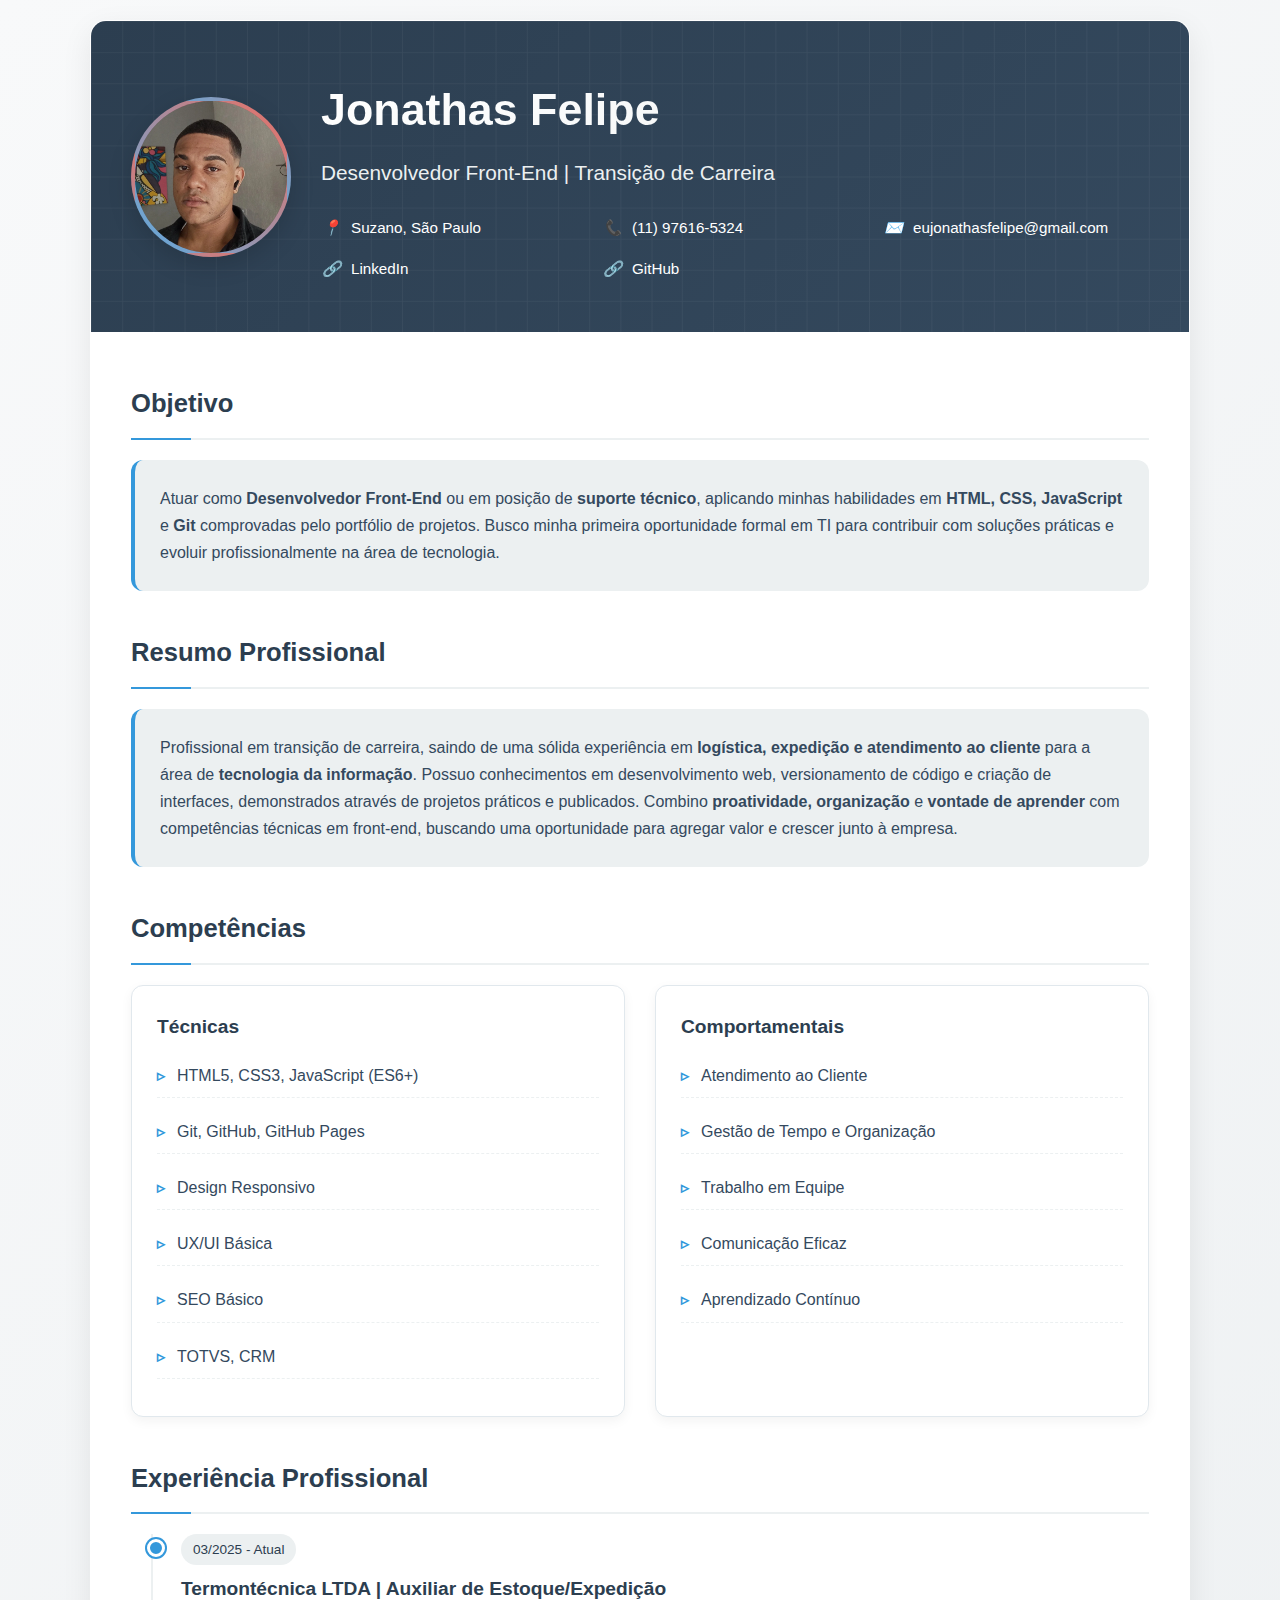
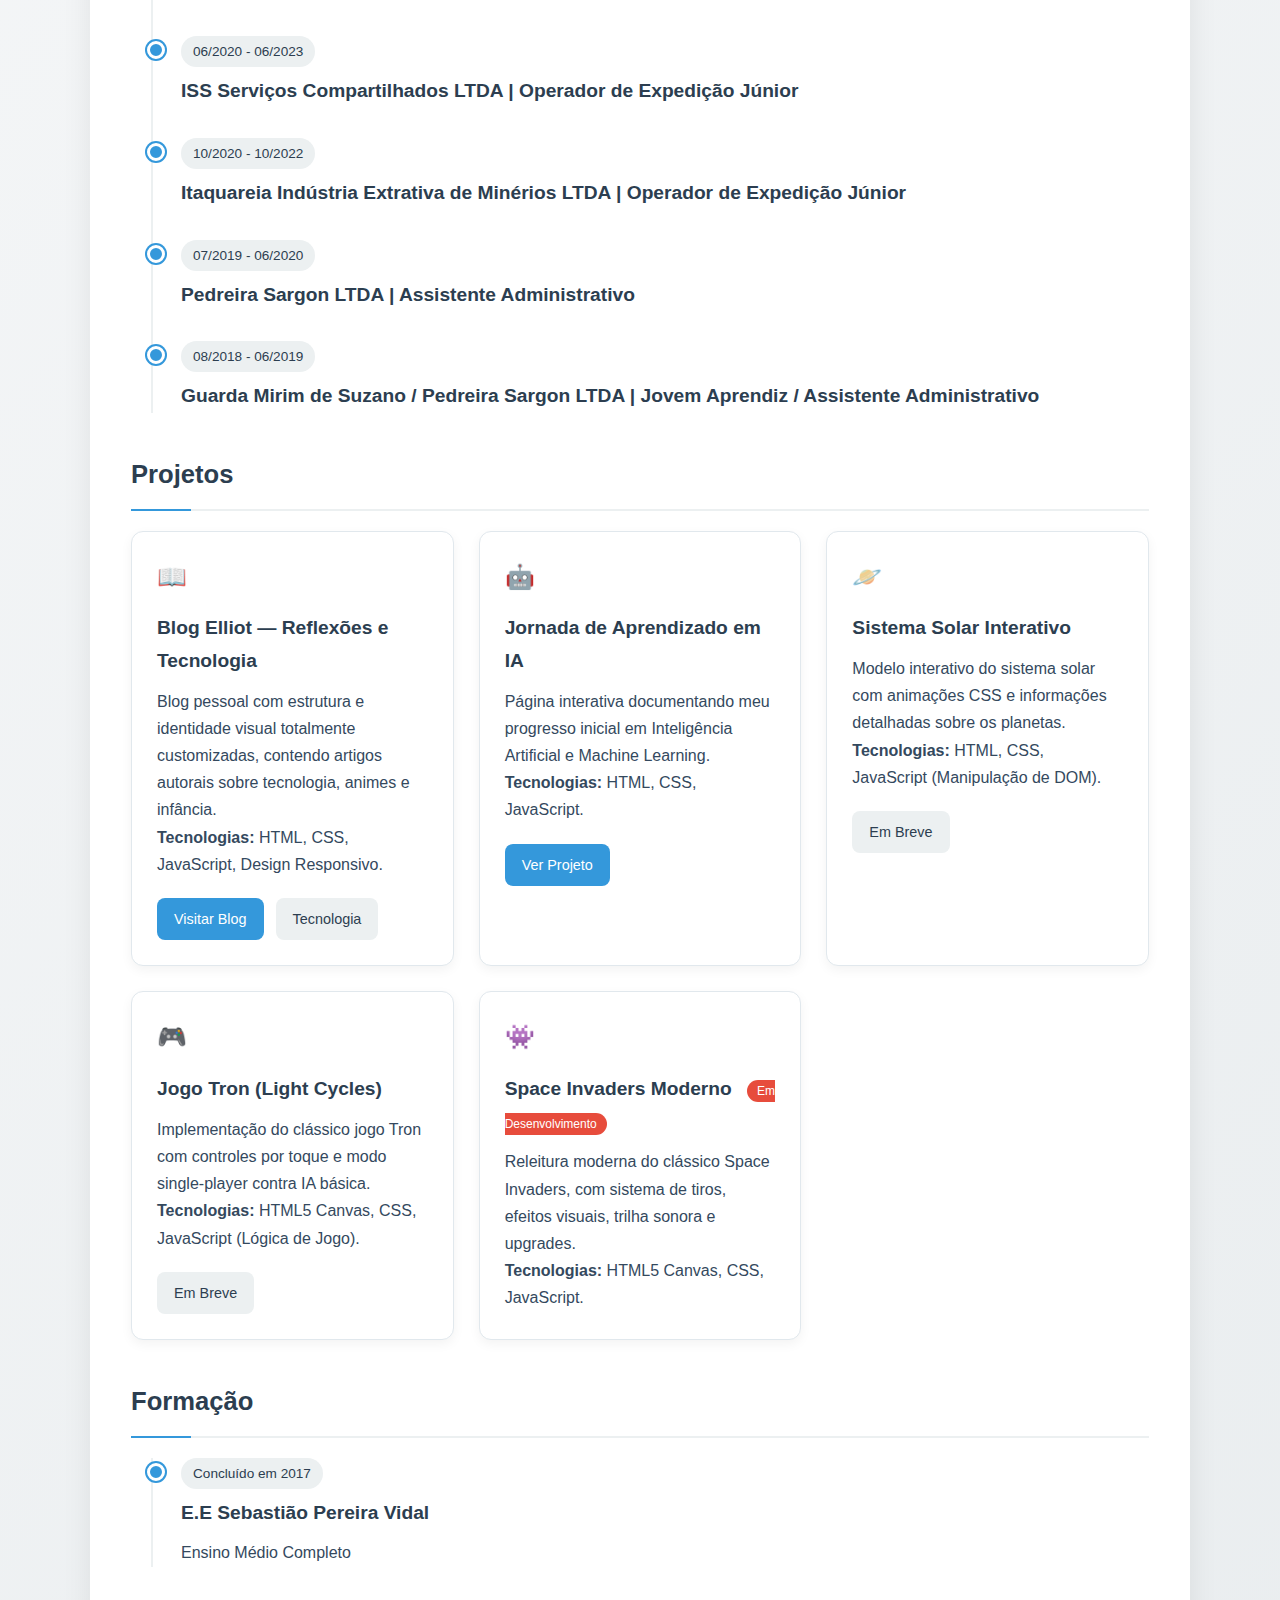
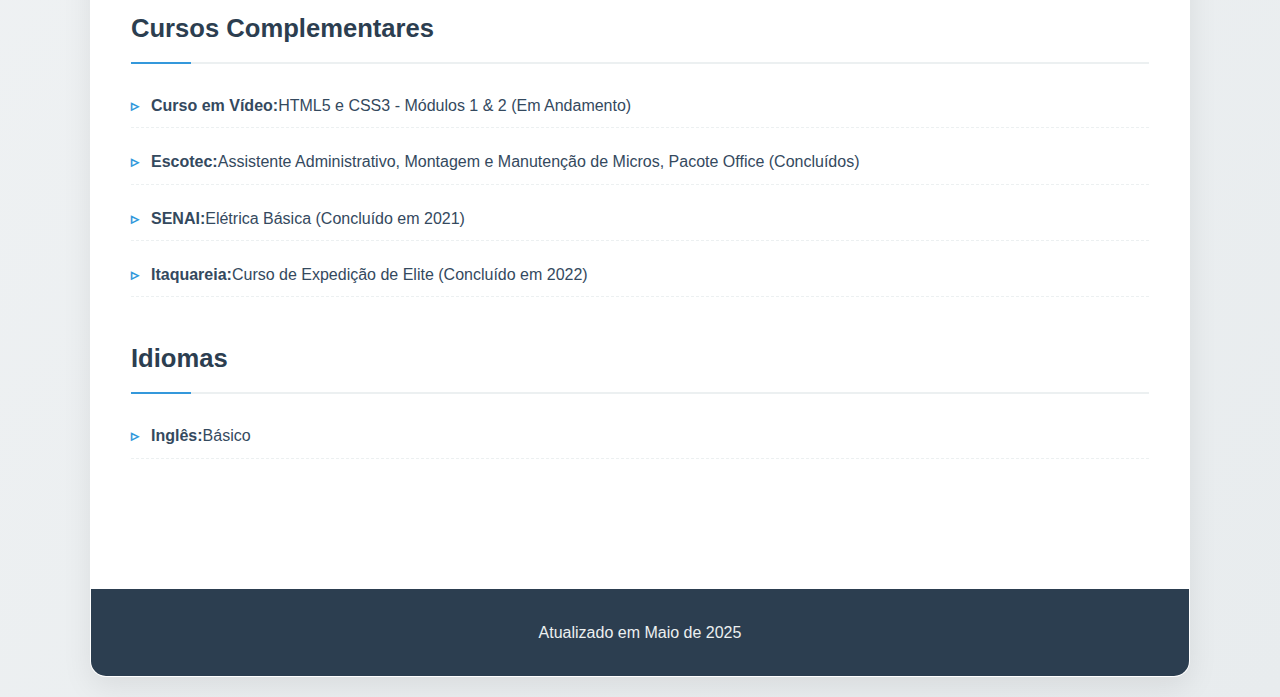
<file: index.html>
<!DOCTYPE html>
<html lang="pt-BR">
<head>
    <meta charset="UTF-8">
    <meta name="viewport" content="width=device-width, initial-scale=1.0">
    <title>Jonathas Felipe - Desenvolvedor Front-End</title>
    <style>
        /* Reset e variáveis - Estilo Elliot */
        :root {
            --primary: #2c3e50;
            --secondary: #3498db;
            --accent: #e74c3c;
            --light: #ecf0f1;
            --dark: #2c3e50;
            --text: #34495e;
            --gray: #95a5a6;
            --bg: #f8f9fa;
        }
        
        * {
            margin: 0;
            padding: 0;
            box-sizing: border-box;
            font-family: 'Inter', 'Segoe UI', Tahoma, Geneva, Verdana, sans-serif;
        }
        
        body {
            background: linear-gradient(135deg, var(--bg) 0%, #e8ecee 100%);
            color: var(--text);
            line-height: 1.7;
            min-height: 100vh;
            padding: 20px;
        }
        
        .container {
            max-width: 1100px;
            margin: 0 auto;
            background: white;
            border-radius: 16px;
            box-shadow: 0 10px 30px rgba(0, 0, 0, 0.08);
            overflow: hidden;
            border: 1px solid rgba(255, 255, 255, 0.2);
        }

        /* Cabeçalho - Estilo Elliot */
        header {
            background: linear-gradient(135deg, var(--primary) 0%, #34495e 100%);
            color: white;
            padding: 50px 40px;
            position: relative;
            overflow: hidden;
        }

        header::before {
            content: '';
            position: absolute;
            top: 0;
            left: 0;
            right: 0;
            bottom: 0;
            background: url('data:image/svg+xml,<svg xmlns="http://www.w3.org/2000/svg" viewBox="0 0 100 100" opacity="0.05"><defs><pattern id="grid" width="10" height="10" patternUnits="userSpaceOnUse"><path d="M 10 0 L 0 0 0 10" fill="none" stroke="white" stroke-width="0.5"/></pattern></defs><rect width="100" height="100" fill="url(%23grid)"/></svg>');
        }

        .header-content {
            display: flex;
            align-items: center;
            gap: 30px;
            position: relative;
            z-index: 2;
        }

        .profile-img-container {
            flex-shrink: 0;
            position: relative;
        }

        .profile-img {
            width: 160px;
            height: 160px;
            border-radius: 50%;
            object-fit: cover;
            border: 4px solid rgba(255, 255, 255, 0.2);
            background: linear-gradient(45deg, var(--secondary), var(--accent));
            box-shadow: 0 8px 25px rgba(0, 0, 0, 0.15);
            display: block;
        }

        .profile-fallback {
            width: 160px;
            height: 160px;
            border-radius: 50%;
            background: linear-gradient(45deg, var(--secondary), var(--accent));
            display: flex;
            align-items: center;
            justify-content: center;
            color: white;
            font-size: 3rem;
            font-weight: bold;
            border: 4px solid rgba(255, 255, 255, 0.2);
            box-shadow: 0 8px 25px rgba(0, 0, 0, 0.15);
        }

        .header-text {
            flex: 1;
        }

        h1 {
            font-size: 2.8rem;
            font-weight: 700;
            margin-bottom: 8px;
            background: linear-gradient(135deg, #fff 0%, #ecf0f1 100%);
            -webkit-background-clip: text;
            -webkit-text-fill-color: transparent;
            background-clip: text;
        }

        .subtitle {
            font-size: 1.3rem;
            color: var(--light);
            margin-bottom: 25px;
            font-weight: 300;
        }

        .contact-info {
            display: grid;
            grid-template-columns: repeat(auto-fit, minmax(250px, 1fr));
            gap: 15px;
        }

        .contact-item {
            display: flex;
            align-items: center;
            gap: 10px;
            font-size: 0.95rem;
        }

        .contact-item i {
            width: 20px;
            text-align: center;
            color: var(--secondary);
        }

        a {
            color: white;
            text-decoration: none;
            transition: opacity 0.3s ease;
        }

        a:hover {
            opacity: 0.8;
        }

        /* Conteúdo principal */
        .main-content {
            padding: 50px 40px;
        }

        section {
            margin-bottom: 40px;
        }

        h2 {
            color: var(--primary);
            font-size: 1.6rem;
            margin-bottom: 20px;
            padding-bottom: 12px;
            border-bottom: 2px solid var(--light);
            position: relative;
        }

        h2::after {
            content: '';
            position: absolute;
            bottom: -2px;
            left: 0;
            width: 60px;
            height: 2px;
            background: var(--secondary);
        }

        h3 {
            color: var(--primary);
            font-size: 1.2rem;
            margin-bottom: 10px;
        }

        /* Objetivo e Resumo */
        .objective, .summary {
            background: var(--light);
            padding: 25px;
            border-radius: 12px;
            border-left: 4px solid var(--secondary);
            margin-bottom: 25px;
        }

        /* Competências */
        .skills-container {
            display: grid;
            grid-template-columns: repeat(auto-fit, minmax(300px, 1fr));
            gap: 30px;
        }

        .skills-category {
            background: white;
            padding: 25px;
            border-radius: 12px;
            border: 1px solid #e1e8ed;
            box-shadow: 0 4px 12px rgba(0, 0, 0, 0.05);
        }

        .skills-list {
            list-style: none;
        }

        .skills-list li {
            margin-bottom: 12px;
            padding: 8px 0;
            border-bottom: 1px dashed #ecf0f1;
            display: flex;
            align-items: center;
        }

        .skills-list li:before {
            content: '▹';
            margin-right: 12px;
            color: var(--secondary);
            font-weight: bold;
        }

        /* Experiência */
        .timeline {
            position: relative;
        }

        .timeline::before {
            content: '';
            position: absolute;
            left: 20px;
            top: 0;
            bottom: 0;
            width: 2px;
            background: var(--light);
        }

        .timeline-item {
            position: relative;
            margin-bottom: 30px;
            padding-left: 50px;
        }

        .timeline-item::before {
            content: '';
            position: absolute;
            left: 16px;
            top: 5px;
            width: 12px;
            height: 12px;
            border-radius: 50%;
            background: var(--secondary);
            border: 3px solid white;
            box-shadow: 0 0 0 2px var(--secondary);
        }

        .date {
            background: var(--light);
            color: var(--primary);
            padding: 4px 12px;
            border-radius: 20px;
            font-size: 0.85rem;
            display: inline-block;
            margin-bottom: 8px;
            font-weight: 500;
        }

        /* Projetos */
        .projects-grid {
            display: grid;
            grid-template-columns: repeat(auto-fit, minmax(320px, 1fr));
            gap: 25px;
        }

        .project-card {
            background: white;
            border-radius: 12px;
            padding: 25px;
            border: 1px solid #e1e8ed;
            box-shadow: 0 4px 12px rgba(0, 0, 0, 0.05);
            transition: transform 0.3s ease, box-shadow 0.3s ease;
        }

        .project-card:hover {
            transform: translateY(-5px);
            box-shadow: 0 8px 20px rgba(0, 0, 0, 0.1);
        }

        .project-icon {
            font-size: 1.5rem;
            margin-bottom: 15px;
        }

        .project-links {
            display: flex;
            gap: 12px;
            margin-top: 20px;
            flex-wrap: wrap;
        }

        .btn {
            display: inline-flex;
            align-items: center;
            gap: 8px;
            padding: 8px 16px;
            background: var(--light);
            color: var(--primary);
            text-decoration: none;
            border-radius: 8px;
            font-size: 0.9rem;
            font-weight: 500;
            transition: all 0.3s ease;
            border: 1px solid transparent;
        }

        .btn-primary {
            background: var(--secondary);
            color: white;
        }

        .btn:hover {
            transform: translateY(-2px);
            box-shadow: 0 4px 12px rgba(52, 152, 219, 0.3);
        }

        .status {
            background: var(--accent);
            color: white;
            padding: 4px 10px;
            border-radius: 12px;
            font-size: 0.75rem;
            margin-left: 10px;
            font-weight: 500;
        }

        /* Rodapé */
        footer {
            text-align: center;
            padding: 30px;
            background: var(--primary);
            color: var(--light);
            margin-top: 40px;
        }

        /* Responsividade */
        @media (max-width: 768px) {
            .header-content {
                flex-direction: column;
                text-align: center;
            }
            
            .profile-img, .profile-fallback {
                width: 140px;
                height: 140px;
            }
            
            h1 {
                font-size: 2.2rem;
            }
            
            .main-content {
                padding: 30px 20px;
            }
            
            header {
                padding: 40px 25px;
            }
            
            .contact-info {
                grid-template-columns: 1fr;
            }
        }

        @media (max-width: 480px) {
            h1 {
                font-size: 1.8rem;
            }
            
            .projects-grid {
                grid-template-columns: 1fr;
            }
            
            body {
                padding: 10px;
            }
        }
    </style>
</head>
<body>
    <div class="container">
        <header>
            <div class="header-content">
                <div class="profile-img-container">
                    <!-- ATENÇÃO: Substitua "foto.jpg" pelo caminho correto da sua foto -->
                    <img src="IMG_20240508_222755_930.webp" alt="Foto de Jonathas Felipe" class="profile-img" onerror="this.style.display='none'; document.getElementById('fallback').style.display='flex';">
                    <div id="fallback" class="profile-fallback" style="display: none;">JF</div>
                </div>
                <div class="header-text">
                    <h1>Jonathas Felipe</h1>
                    <p class="subtitle">Desenvolvedor Front-End | Transição de Carreira</p>
                    <div class="contact-info">
                        <div class="contact-item">
                            <i>📍</i> Suzano, São Paulo
                        </div>
                        <div class="contact-item">
                            <i>📞</i> (11) 97616-5324
                        </div>
                        <div class="contact-item">
                            <i>✉️</i> eujonathasfelipe@gmail.com
                        </div>
                        <div class="contact-item">
                            <i>🔗</i> 
                            <a href="https://linkedin.com/in/jonathas-f-3718a0140" target="_blank">LinkedIn</a>
                        </div>
                        <div class="contact-item">
                            <i>🔗</i> 
                            <a href="https://github.com/jonathasfelipe" target="_blank">GitHub</a>
                        </div>
                    </div>
                </div>
            </div>
        </header>
        
        <div class="main-content">
            <section>
                <h2>Objetivo</h2>
                <div class="objective">
                    Atuar como <strong>Desenvolvedor Front-End</strong> ou em posição de <strong>suporte técnico</strong>, aplicando minhas habilidades em <strong>HTML, CSS, JavaScript</strong> e <strong>Git</strong> comprovadas pelo portfólio de projetos. Busco minha primeira oportunidade formal em TI para contribuir com soluções práticas e evoluir profissionalmente na área de tecnologia.
                </div>
            </section>
            
            <section>
                <h2>Resumo Profissional</h2>
                <div class="summary">
                    Profissional em transição de carreira, saindo de uma sólida experiência em <strong>logística, expedição e atendimento ao cliente</strong> para a área de <strong>tecnologia da informação</strong>. Possuo conhecimentos em desenvolvimento web, versionamento de código e criação de interfaces, demonstrados através de projetos práticos e publicados. Combino <strong>proatividade, organização</strong> e <strong>vontade de aprender</strong> com competências técnicas em front-end, buscando uma oportunidade para agregar valor e crescer junto à empresa.
                </div>
            </section>
            
            <section>
                <h2>Competências</h2>
                <div class="skills-container">
                    <div class="skills-category">
                        <h3>Técnicas</h3>
                        <ul class="skills-list">
                            <li>HTML5, CSS3, JavaScript (ES6+)</li>
                            <li>Git, GitHub, GitHub Pages</li>
                            <li>Design Responsivo</li>
                            <li>UX/UI Básica</li>
                            <li>SEO Básico</li>
                            <li>TOTVS, CRM</li>
                        </ul>
                    </div>
                    <div class="skills-category">
                        <h3>Comportamentais</h3>
                        <ul class="skills-list">
                            <li>Atendimento ao Cliente</li>
                            <li>Gestão de Tempo e Organização</li>
                            <li>Trabalho em Equipe</li>
                            <li>Comunicação Eficaz</li>
                            <li>Aprendizado Contínuo</li>
                        </ul>
                    </div>
                </div>
            </section>
            
            <section>
                <h2>Experiência Profissional</h2>
                <div class="timeline">
                    <div class="timeline-item">
                        <div class="date">03/2025 - Atual</div>
                        <h3>Termontécnica LTDA | Auxiliar de Estoque/Expedição</h3>
                    </div>
                    <div class="timeline-item">
                        <div class="date">06/2020 - 06/2023</div>
                        <h3>ISS Serviços Compartilhados LTDA | Operador de Expedição Júnior</h3>
                    </div>
                    <div class="timeline-item">
                        <div class="date">10/2020 - 10/2022</div>
                        <h3>Itaquareia Indústria Extrativa de Minérios LTDA | Operador de Expedição Júnior</h3>
                    </div>
                    <div class="timeline-item">
                        <div class="date">07/2019 - 06/2020</div>
                        <h3>Pedreira Sargon LTDA | Assistente Administrativo</h3>
                    </div>
                    <div class="timeline-item">
                        <div class="date">08/2018 - 06/2019</div>
                        <h3>Guarda Mirim de Suzano / Pedreira Sargon LTDA | Jovem Aprendiz / Assistente Administrativo</h3>
                    </div>
                </div>
            </section>
            
            <section>
                <h2>Projetos</h2>
                <div class="projects-grid">
                    <div class="project-card">
                        <div class="project-icon">📖</div>
                        <h3>Blog Elliot — Reflexões e Tecnologia</h3>
                        <p>Blog pessoal com estrutura e identidade visual totalmente customizadas, contendo artigos autorais sobre tecnologia, animes e infância.</p>
                        <p><strong>Tecnologias:</strong> HTML, CSS, JavaScript, Design Responsivo.</p>
                        <div class="project-links">
                            <a href="https://jonathasfelipe.github.io/Elliot/index.html" target="_blank" class="btn btn-primary">Visitar Blog</a>
                            <a href="https://jonathasfelipe.github.io/Elliot/tecnologia.html" target="_blank" class="btn">Tecnologia</a>
                        </div>
                    </div>
                    
                    <div class="project-card">
                        <div class="project-icon">🤖</div>
                        <h3>Jornada de Aprendizado em IA</h3>
                        <p>Página interativa documentando meu progresso inicial em Inteligência Artificial e Machine Learning.</p>
                        <p><strong>Tecnologias:</strong> HTML, CSS, JavaScript.</p>
                        <div class="project-links">
                            <a href="https://jonathasfelipe.github.io/Eliiot-IA-project" target="_blank" class="btn btn-primary">Ver Projeto</a>
                        </div>
                    </div>
                    
                    <div class="project-card">
                        <div class="project-icon">🪐</div>
                        <h3>Sistema Solar Interativo</h3>
                        <p>Modelo interativo do sistema solar com animações CSS e informações detalhadas sobre os planetas.</p>
                        <p><strong>Tecnologias:</strong> HTML, CSS, JavaScript (Manipulação de DOM).</p>
                        <div class="project-links">
                            <a href="#" target="_blank" class="btn">Em Breve</a>
                        </div>
                    </div>
                    
                    <div class="project-card">
                        <div class="project-icon">🎮</div>
                        <h3>Jogo Tron (Light Cycles)</h3>
                        <p>Implementação do clássico jogo Tron com controles por toque e modo single-player contra IA básica.</p>
                        <p><strong>Tecnologias:</strong> HTML5 Canvas, CSS, JavaScript (Lógica de Jogo).</p>
                        <div class="project-links">
                            <a href="#" target="_blank" class="btn">Em Breve</a>
                        </div>
                    </div>
                    
                    <div class="project-card">
                        <div class="project-icon">👾</div>
                        <h3>Space Invaders Moderno <span class="status">Em Desenvolvimento</span></h3>
                        <p>Releitura moderna do clássico Space Invaders, com sistema de tiros, efeitos visuais, trilha sonora e upgrades.</p>
                        <p><strong>Tecnologias:</strong> HTML5 Canvas, CSS, JavaScript.</p>
                    </div>
                </div>
            </section>
            
            <section>
                <h2>Formação</h2>
                <div class="timeline">
                    <div class="timeline-item">
                        <div class="date">Concluído em 2017</div>
                        <h3>E.E Sebastião Pereira Vidal</h3>
                        <p>Ensino Médio Completo</p>
                    </div>
                </div>
            </section>
            
            <section>
                <h2>Cursos Complementares</h2>
                <ul class="skills-list">
                    <li><strong>Curso em Vídeo:</strong> HTML5 e CSS3 - Módulos 1 & 2 (Em Andamento)</li>
                    <li><strong>Escotec:</strong> Assistente Administrativo, Montagem e Manutenção de Micros, Pacote Office (Concluídos)</li>
                    <li><strong>SENAI:</strong> Elétrica Básica (Concluído em 2021)</li>
                    <li><strong>Itaquareia:</strong> Curso de Expedição de Elite (Concluído em 2022)</li>
                </ul>
            </section>
            
            <section>
                <h2>Idiomas</h2>
                <ul class="skills-list">
                    <li><strong>Inglês:</strong> Básico</li>
                </ul>
            </section>
        </div>
        
        <footer>
            <p>Atualizado em Maio de 2025</p>
        </footer>
    </div>

    <script>
        // Fallback automático para a foto
        document.addEventListener('DOMContentLoaded', function() {
            const profileImg = document.querySelector('.profile-img');
            const fallback = document.getElementById('fallback');
            
            // Se a imagem não carregar, mostra o fallback
            profileImg.onerror = function() {
                this.style.display = 'none';
                fallback.style.display = 'flex';
            };
            
            // Verifica se a imagem já está carregada (caso de cache)
            if (profileImg.complete && profileImg.naturalHeight === 0) {
                profileImg.style.display = 'none';
                fallback.style.display = 'flex';
            }
        });
    </script>
</body>

</html>
</file>
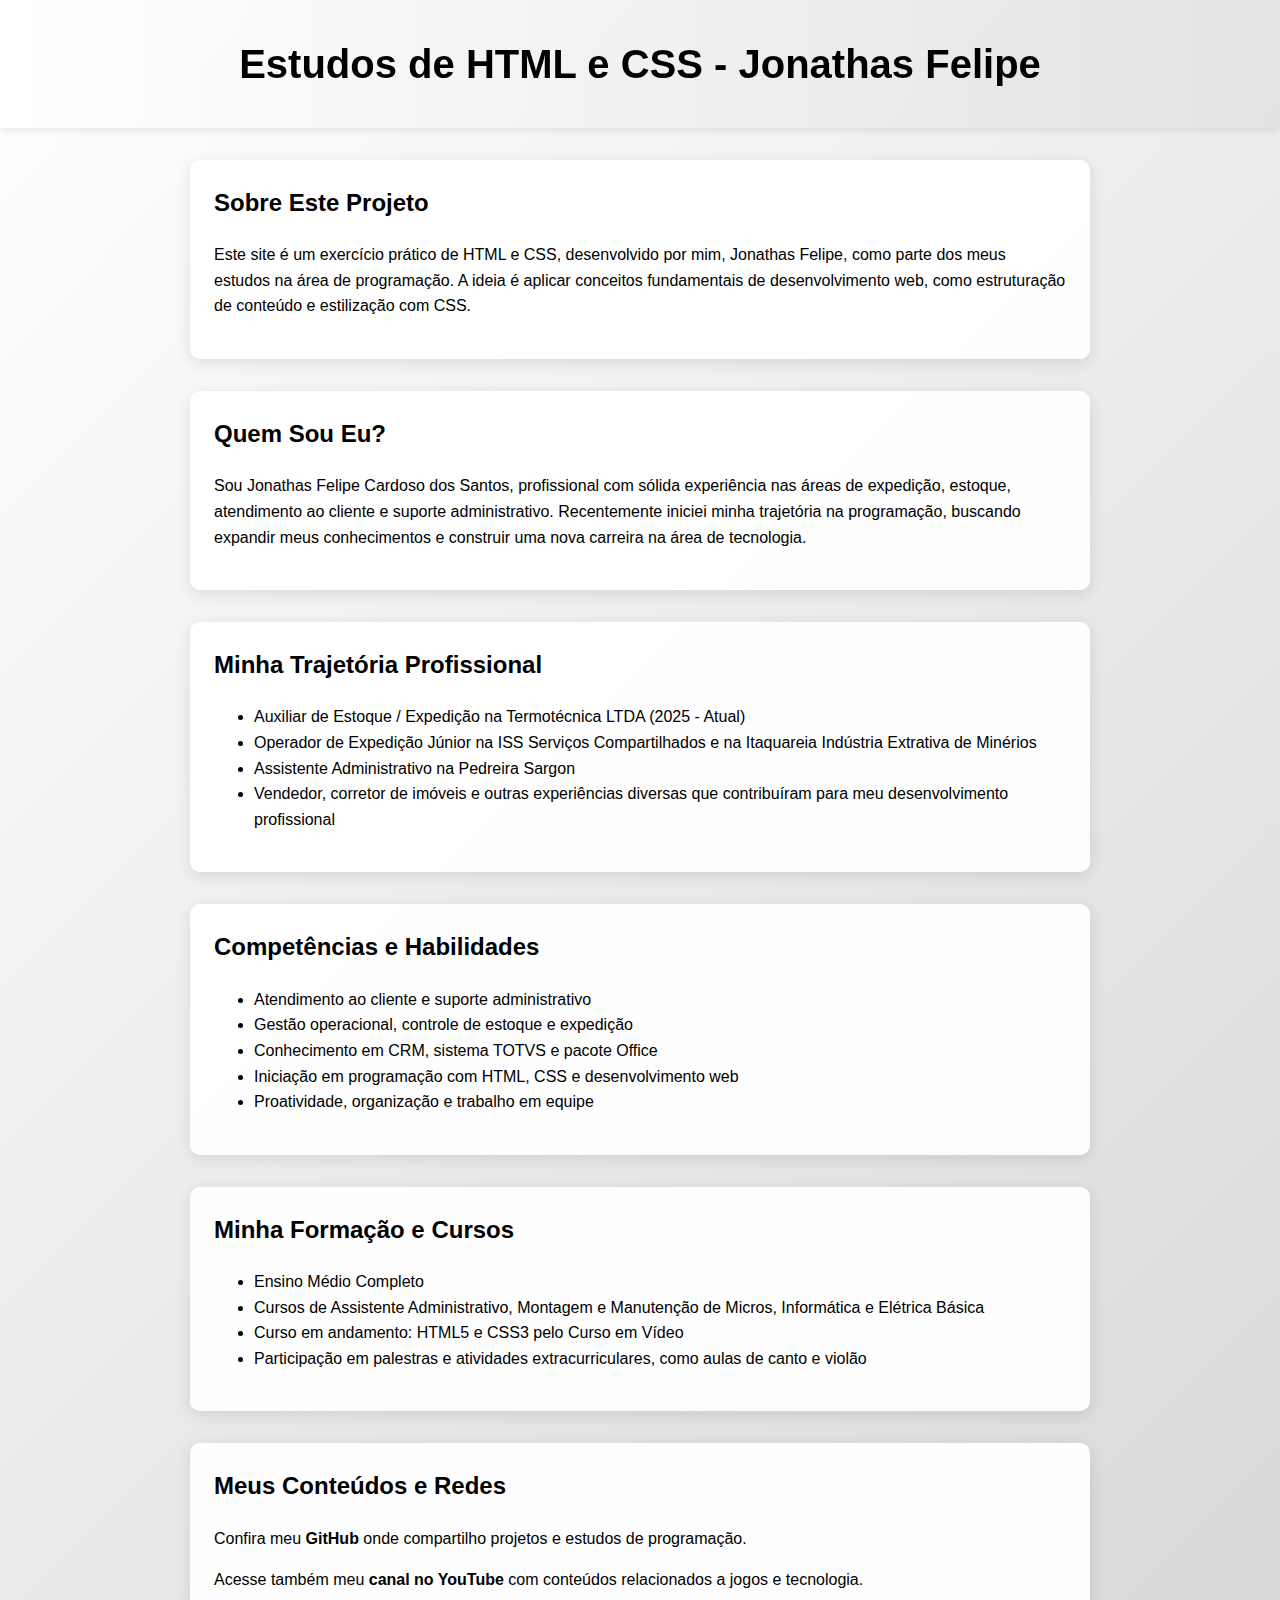
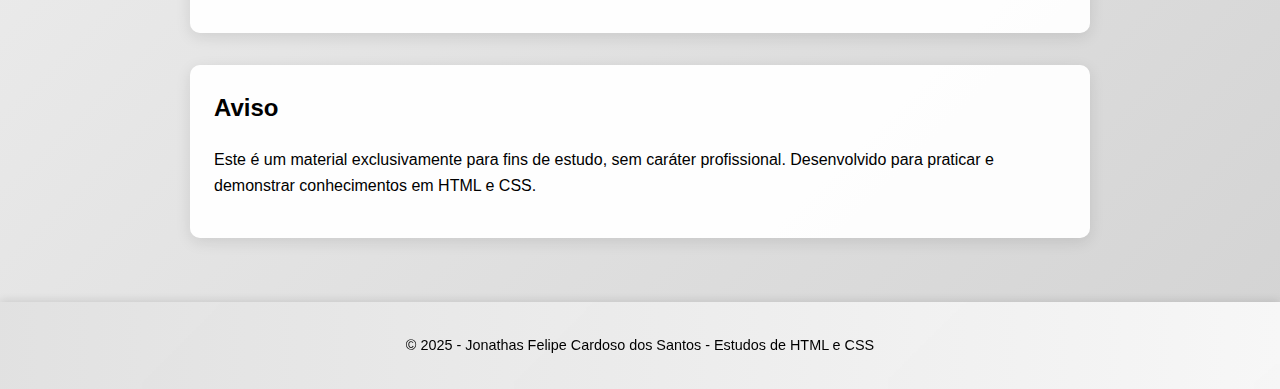
<file: CurrículoProg1.html>
<!DOCTYPE html>
<html lang="pt-BR">
<head>
  <meta charset="UTF-8">
  <meta name="viewport" content="width=device-width, initial-scale=1.0">
  <title>Estudos de HTML e CSS - Jonathas Felipe</title>
  <link rel="shortcut icon" href="bleach logo icon.png" type="image/x-icon">
  <style>
    body {
      font-family: Arial, sans-serif;
      line-height: 1.6;
      background: linear-gradient(135deg, #ffffff, #d3d3d3);
      color: #000000;
      margin: 0;
      padding: 0;
    }
    header {
      background: linear-gradient(to right, #ffffffcc, #e0e0e0cc);
      padding: 2rem 1rem;
      text-align: center;
      box-shadow: 0 2px 8px rgba(0,0,0,0.1);
      backdrop-filter: blur(5px);
    }
    header h1 {
      margin: 0;
      font-size: 2.5rem;
      color: #000000;
    }
    main {
      padding: 2rem;
      max-width: 900px;
      margin: 0 auto;
    }
    section {
      margin-bottom: 2rem;
      padding: 1.5rem;
      background: rgba(255, 255, 255, 0.95);
      border-radius: 10px;
      box-shadow: 0 4px 15px rgba(0,0,0,0.1);
      transition: transform 0.3s ease, box-shadow 0.3s ease;
    }
    section:hover {
      transform: translateY(-5px);
      box-shadow: 0 8px 20px rgba(0,0,0,0.15);
    }
    section h2 {
      margin-top: 0;
      color: #000000;
    }
    p, ul {
      margin: 1rem 0;
    }
    footer {
      text-align: center;
      padding: 1rem;
      background: linear-gradient(to right, #e0e0e0cc, #ffffffcc);
      color: #000000;
      font-size: 0.9rem;
      box-shadow: 0 -2px 8px rgba(0,0,0,0.1);
      backdrop-filter: blur(5px);
    }
    a {
      color: #000000;
      text-decoration: none;
      font-weight: bold;
    }
    a:hover {
      text-decoration: underline;
    }
  </style>
</head>
<body>
  <header>
    <h1>Estudos de HTML e CSS - Jonathas Felipe</h1>
  </header>
  <main>
    <section>
      <h2>Sobre Este Projeto</h2>
      <p>Este site é um exercício prático de HTML e CSS, desenvolvido por mim, Jonathas Felipe, como parte dos meus estudos na área de programação. A ideia é aplicar conceitos fundamentais de desenvolvimento web, como estruturação de conteúdo e estilização com CSS.</p>
    </section>

    <section>
      <h2>Quem Sou Eu?</h2>
      <p>Sou Jonathas Felipe Cardoso dos Santos, profissional com sólida experiência nas áreas de expedição, estoque, atendimento ao cliente e suporte administrativo. Recentemente iniciei minha trajetória na programação, buscando expandir meus conhecimentos e construir uma nova carreira na área de tecnologia.</p>
    </section>

    <section>
      <h2>Minha Trajetória Profissional</h2>
      <ul>
        <li>Auxiliar de Estoque / Expedição na Termotécnica LTDA (2025 - Atual)</li>
        <li>Operador de Expedição Júnior na ISS Serviços Compartilhados e na Itaquareia Indústria Extrativa de Minérios</li>
        <li>Assistente Administrativo na Pedreira Sargon</li>
        <li>Vendedor, corretor de imóveis e outras experiências diversas que contribuíram para meu desenvolvimento profissional</li>
      </ul>
    </section>

    <section>
      <h2>Competências e Habilidades</h2>
      <ul>
        <li>Atendimento ao cliente e suporte administrativo</li>
        <li>Gestão operacional, controle de estoque e expedição</li>
        <li>Conhecimento em CRM, sistema TOTVS e pacote Office</li>
        <li>Iniciação em programação com HTML, CSS e desenvolvimento web</li>
        <li>Proatividade, organização e trabalho em equipe</li>
      </ul>
    </section>

    <section>
      <h2>Minha Formação e Cursos</h2>
      <ul>
        <li>Ensino Médio Completo</li>
        <li>Cursos de Assistente Administrativo, Montagem e Manutenção de Micros, Informática e Elétrica Básica</li>
        <li>Curso em andamento: HTML5 e CSS3 pelo Curso em Vídeo</li>
        <li>Participação em palestras e atividades extracurriculares, como aulas de canto e violão</li>
      </ul>
    </section>

    <section>
      <h2>Meus Conteúdos e Redes</h2>
      <p>Confira meu <a href="https://www.github.com/jonathasfelipe" target="_blank">GitHub</a> onde compartilho projetos e estudos de programação.</p>
      <p>Acesse também meu <a href="https://www.youtube.com/@YSKBR" target="_blank">canal no YouTube</a> com conteúdos relacionados a jogos e tecnologia.</p>
    </section>

    <section>
      <h2>Aviso</h2>
      <p>Este é um material exclusivamente para fins de estudo, sem caráter profissional. Desenvolvido para praticar e demonstrar conhecimentos em HTML e CSS.</p>
    </section>
  </main>
  <footer>
    <p>&copy; 2025 - Jonathas Felipe Cardoso dos Santos - Estudos de HTML e CSS</p>
  </footer>
</body>
</html>
</file>
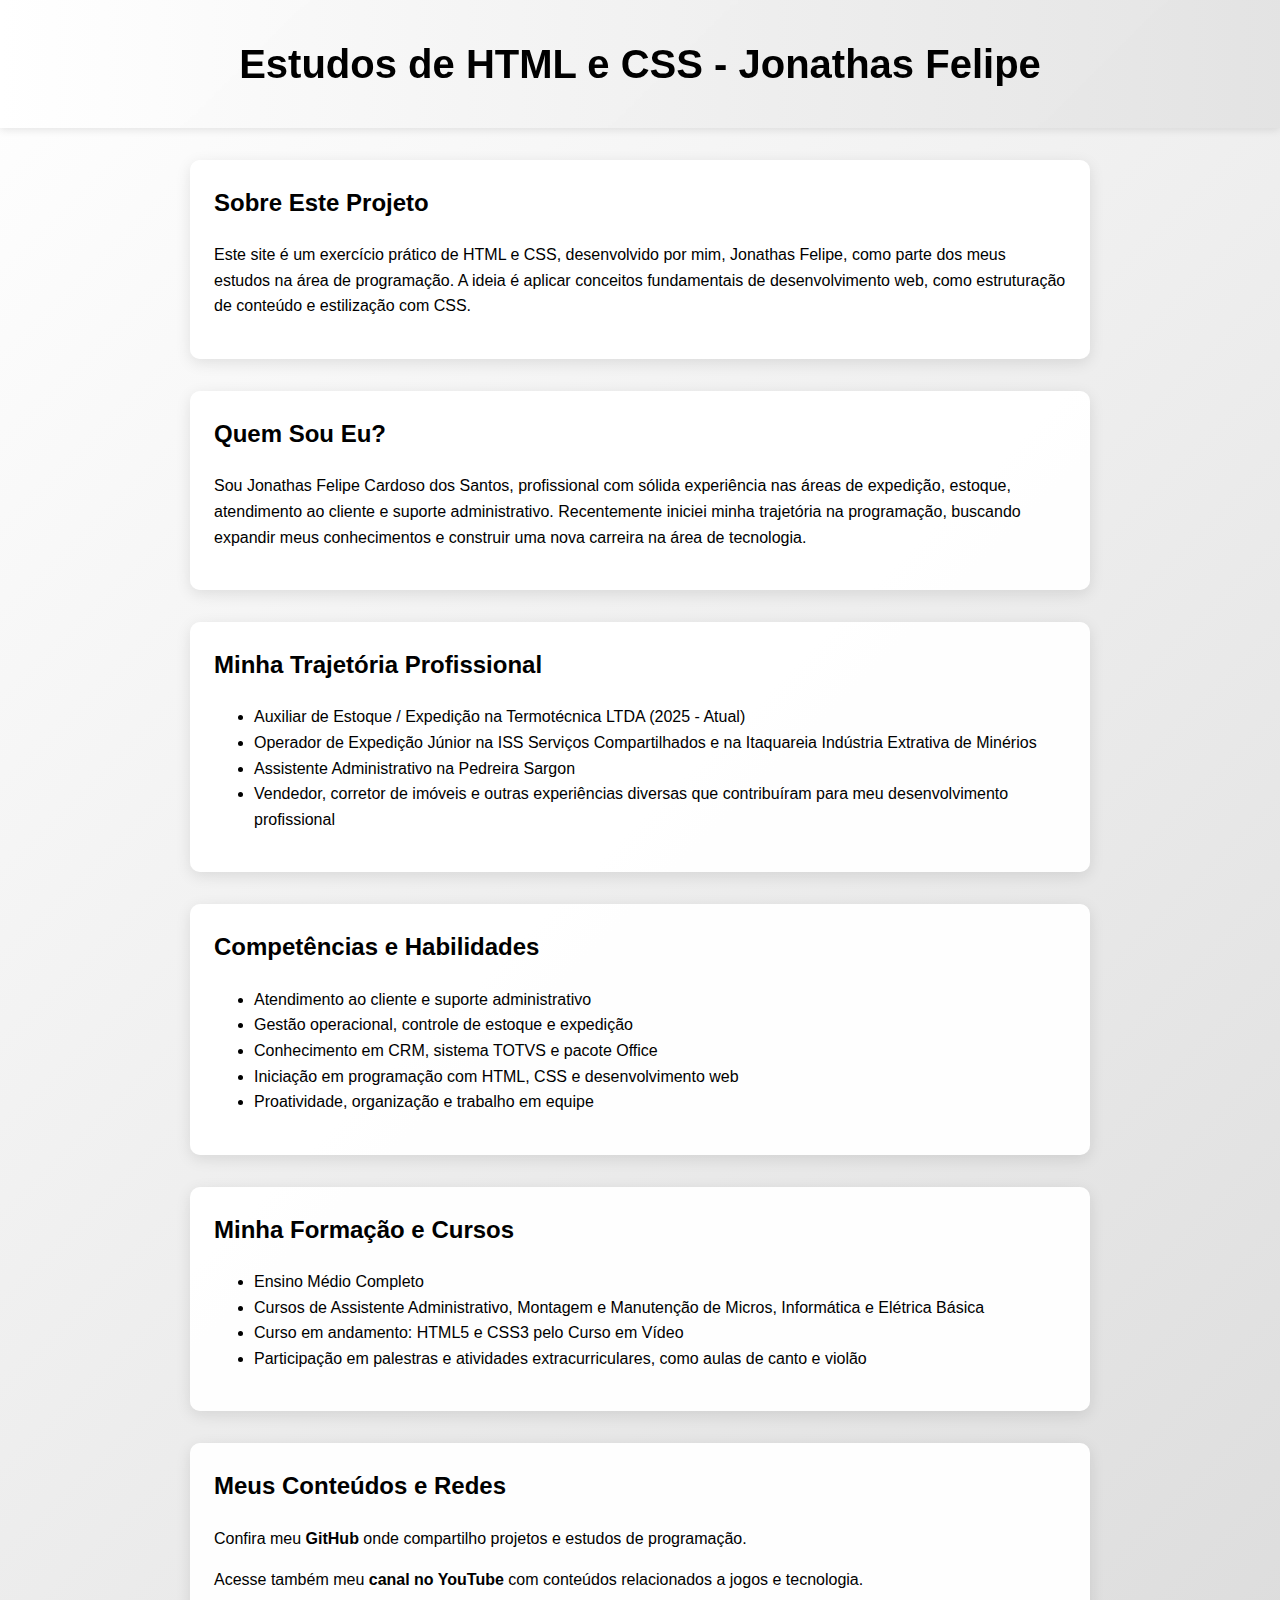
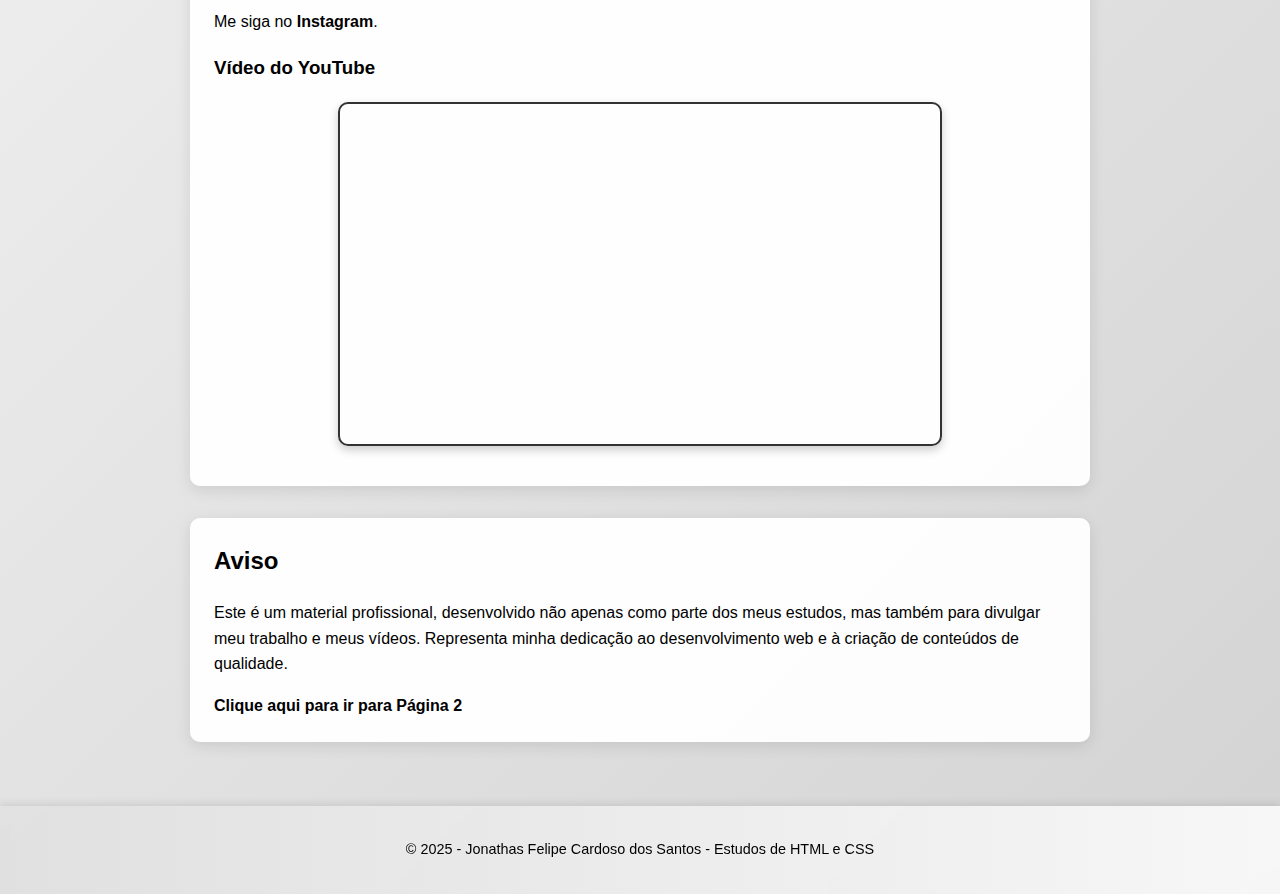
<file: index.html curriculoweb.html>
<!DOCTYPE html >
<html lang="pt-BR">
<head>
  <meta charset="UTF-8">
  <meta name="viewport" content="width=device-width, initial-scale=1.0">
  <title>Estudos de HTML e CSS - Jonathas Felipe</title>
  <link rel="shortcut icon" href="bleach logo icon.png" type="image/x-icon">
  <style>
    body {
      font-family: Arial, sans-serif;
      line-height: 1.6;
      background: linear-gradient(135deg, #ffffff, #d3d3d3);
      color: #000000;
      margin: 0;
      padding: 0;
    }
    header {
      background: linear-gradient(to right, #ffffffcc, #e0e0e0cc);
      padding: 2rem 1rem;
      text-align: center;
      box-shadow: 0 2px 8px rgba(0,0,0,0.1);
      backdrop-filter: blur(5px);
    }
    header h1 {
      margin: 0;
      font-size: 2.5rem;
      color: #000000;
    }
    main {
      padding: 2rem;
      max-width: 900px;
      margin: 0 auto;
    }
    section {
      margin-bottom: 2rem;
      padding: 1.5rem;
      background: rgba(255, 255, 255, 0.95);
      border-radius: 10px;
      box-shadow: 0 4px 15px rgba(0,0,0,0.1);
      transition: transform 0.3s ease, box-shadow 0.3s ease;
    }
    section:hover {
      transform: translateY(-5px);
      box-shadow: 0 8px 20px rgba(0,0,0,0.15);
    }
    section h2 {
      margin-top: 0;
      color: #000000;
    }
    p, ul {
      margin: 1rem 0;
    }
    footer {
      text-align: center;
      padding: 1rem;
      background: linear-gradient(to right, #e0e0e0cc, #ffffffcc);
      color: #000000;
      font-size: 0.9rem;
      box-shadow: 0 -2px 8px rgba(0,0,0,0.1);
      backdrop-filter: blur(5px);
    }
    a {
      color: #000000;
      text-decoration: none;
      font-weight: bold;
    }
    a:hover {
      text-decoration: underline;
    }
    iframe {
      width: 80%;
      max-width: 600px;
      height: 340px;
      border: 2px solid #333;
      border-radius: 10px;
      box-shadow: 0 4px 10px rgba(0,0,0,0.2);
      display: block;
      margin: 1rem auto;
    }
  </style>
</head>
<body>
  <header>
    <h1>Estudos de HTML e CSS - Jonathas Felipe</h1>
  </header>
  <main>
    <section>
      <h2>Sobre Este Projeto</h2>
      <p>Este site é um exercício prático de HTML e CSS, desenvolvido por mim, Jonathas Felipe, como parte dos meus estudos na área de programação. A ideia é aplicar conceitos fundamentais de desenvolvimento web, como estruturação de conteúdo e estilização com CSS.</p>
    </section>

    <section>
      <h2>Quem Sou Eu?</h2>
      <p>Sou Jonathas Felipe Cardoso dos Santos, profissional com sólida experiência nas áreas de expedição, estoque, atendimento ao cliente e suporte administrativo. Recentemente iniciei minha trajetória na programação, buscando expandir meus conhecimentos e construir uma nova carreira na área de tecnologia.</p>
    </section>

    <section>
      <h2>Minha Trajetória Profissional</h2>
      <ul>
        <li>Auxiliar de Estoque / Expedição na Termotécnica LTDA (2025 - Atual)</li>
        <li>Operador de Expedição Júnior na ISS Serviços Compartilhados e na Itaquareia Indústria Extrativa de Minérios</li>
        <li>Assistente Administrativo na Pedreira Sargon</li>
        <li>Vendedor, corretor de imóveis e outras experiências diversas que contribuíram para meu desenvolvimento profissional</li>
      </ul>
    </section>

    <section>
      <h2>Competências e Habilidades</h2>
      <ul>
        <li>Atendimento ao cliente e suporte administrativo</li>
        <li>Gestão operacional, controle de estoque e expedição</li>
        <li>Conhecimento em CRM, sistema TOTVS e pacote Office</li>
        <li>Iniciação em programação com HTML, CSS e desenvolvimento web</li>
        <li>Proatividade, organização e trabalho em equipe</li>
      </ul>
    </section>

    <section>
      <h2>Minha Formação e Cursos</h2>
      <ul>
        <li>Ensino Médio Completo</li>
        <li>Cursos de Assistente Administrativo, Montagem e Manutenção de Micros, Informática e Elétrica Básica</li>
        <li>Curso em andamento: HTML5 e CSS3 pelo Curso em Vídeo</li>
        <li>Participação em palestras e atividades extracurriculares, como aulas de canto e violão</li>
      </ul>
    </section>

    <section>
      <h2>Meus Conteúdos e Redes</h2>
      <p>Confira meu <a href="https://www.github.com/jonathasfelipe" target="_blank">GitHub</a> onde compartilho projetos e estudos de programação.</p>
      <p>Acesse também meu <a href="https://www.youtube.com/@YSKBR" target="_blank">canal no YouTube</a> com conteúdos relacionados a jogos e tecnologia.</p>
      <p>Me siga no <a href="https://www.instagram.com/eujonathasfelipe?igsh=NWRqb2xuMnMwbXVt" target="_blank">Instagram</a>.</p>

      <h3>Vídeo do YouTube</h3>
      <iframe 
        src="https://www.youtube.com/embed/PiBcsnblY_w" 
        frameborder="0" 
        allow="accelerometer; autoplay; clipboard-write; encrypted-media; gyroscope; picture-in-picture" 
        allowfullscreen>
      </iframe>
    </section>

    <section>
      <h2>Aviso</h2>
      <p>Este é um material profissional, desenvolvido não apenas como parte dos meus estudos, mas também para divulgar meu trabalho e meus vídeos. Representa minha dedicação ao desenvolvimento web e à criação de conteúdos de qualidade.</p>
      <a href="pagina2.html">Clique aqui para ir para Página 2</a>
    </section>
  </main>
  <footer>
    <p>&copy; 2025 - Jonathas Felipe Cardoso dos Santos - Estudos de HTML e CSS</p>
  </footer>
</body>
</html>
</file>
